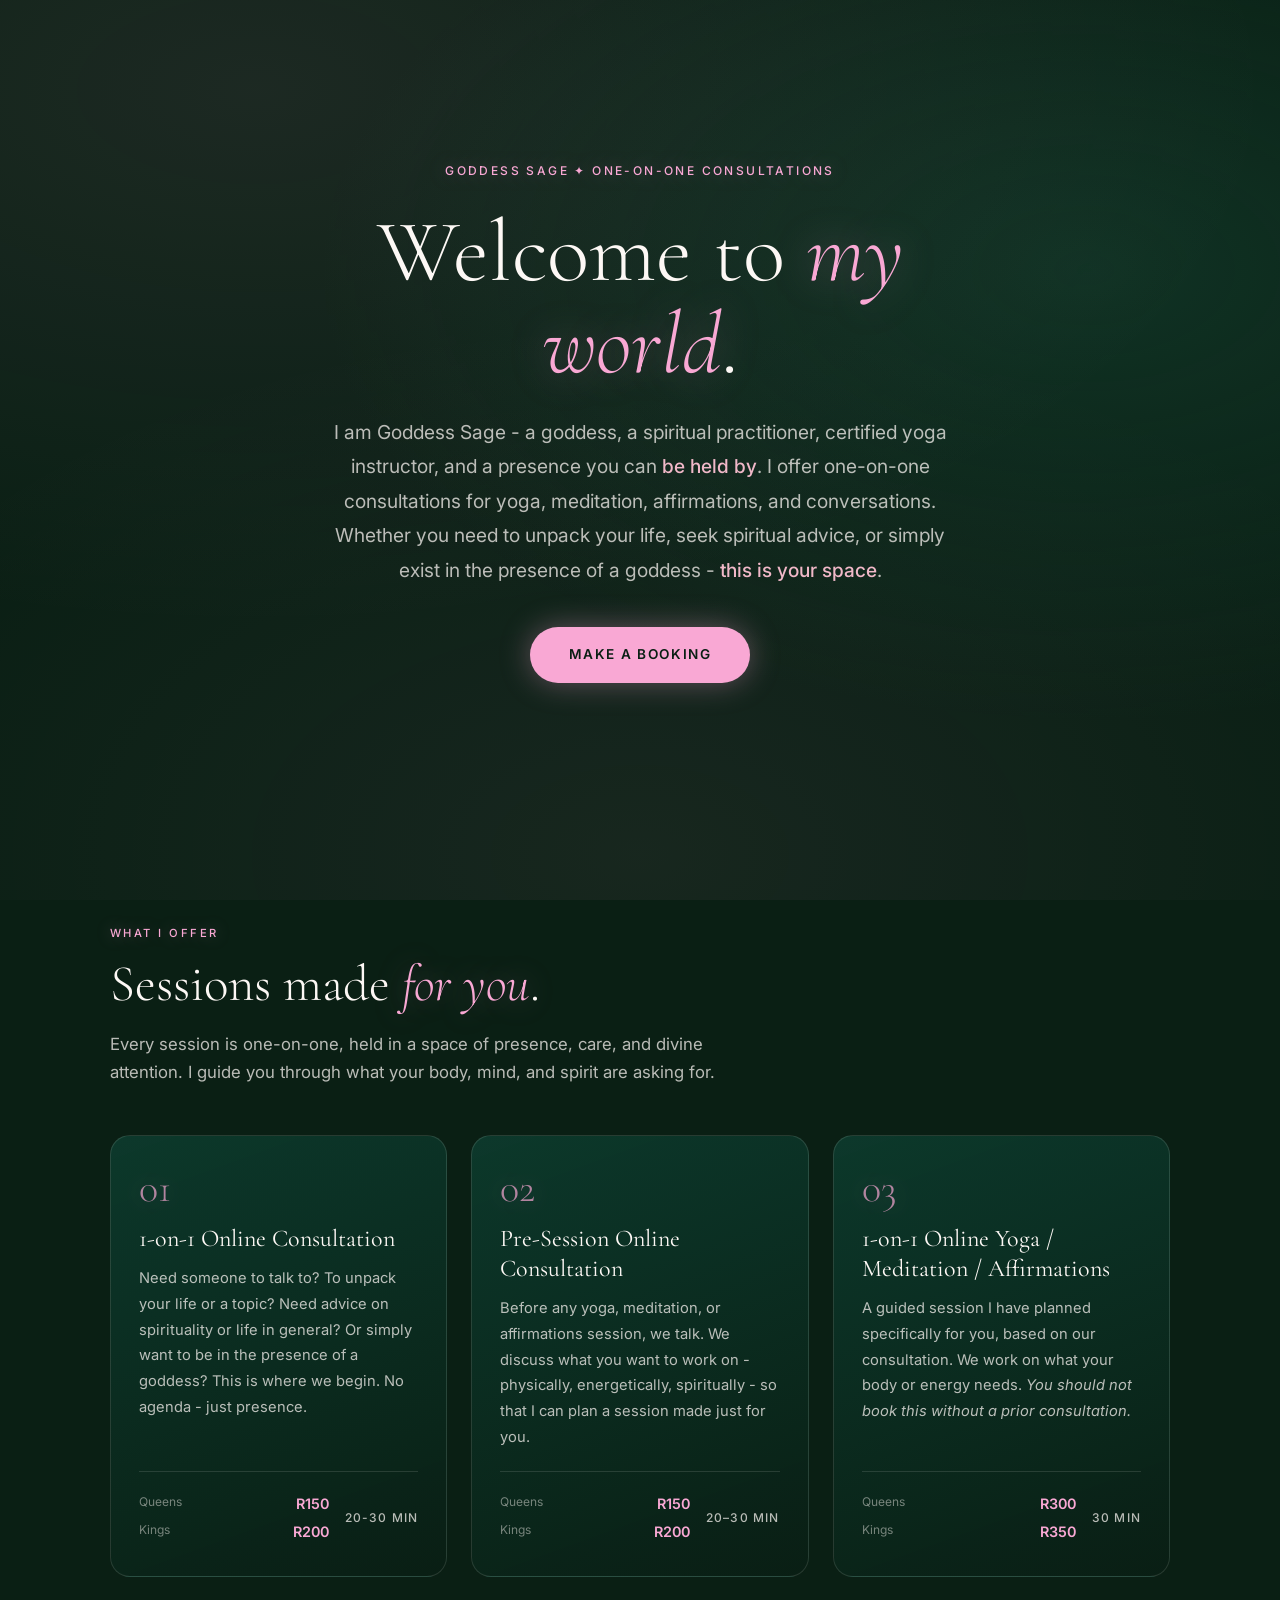
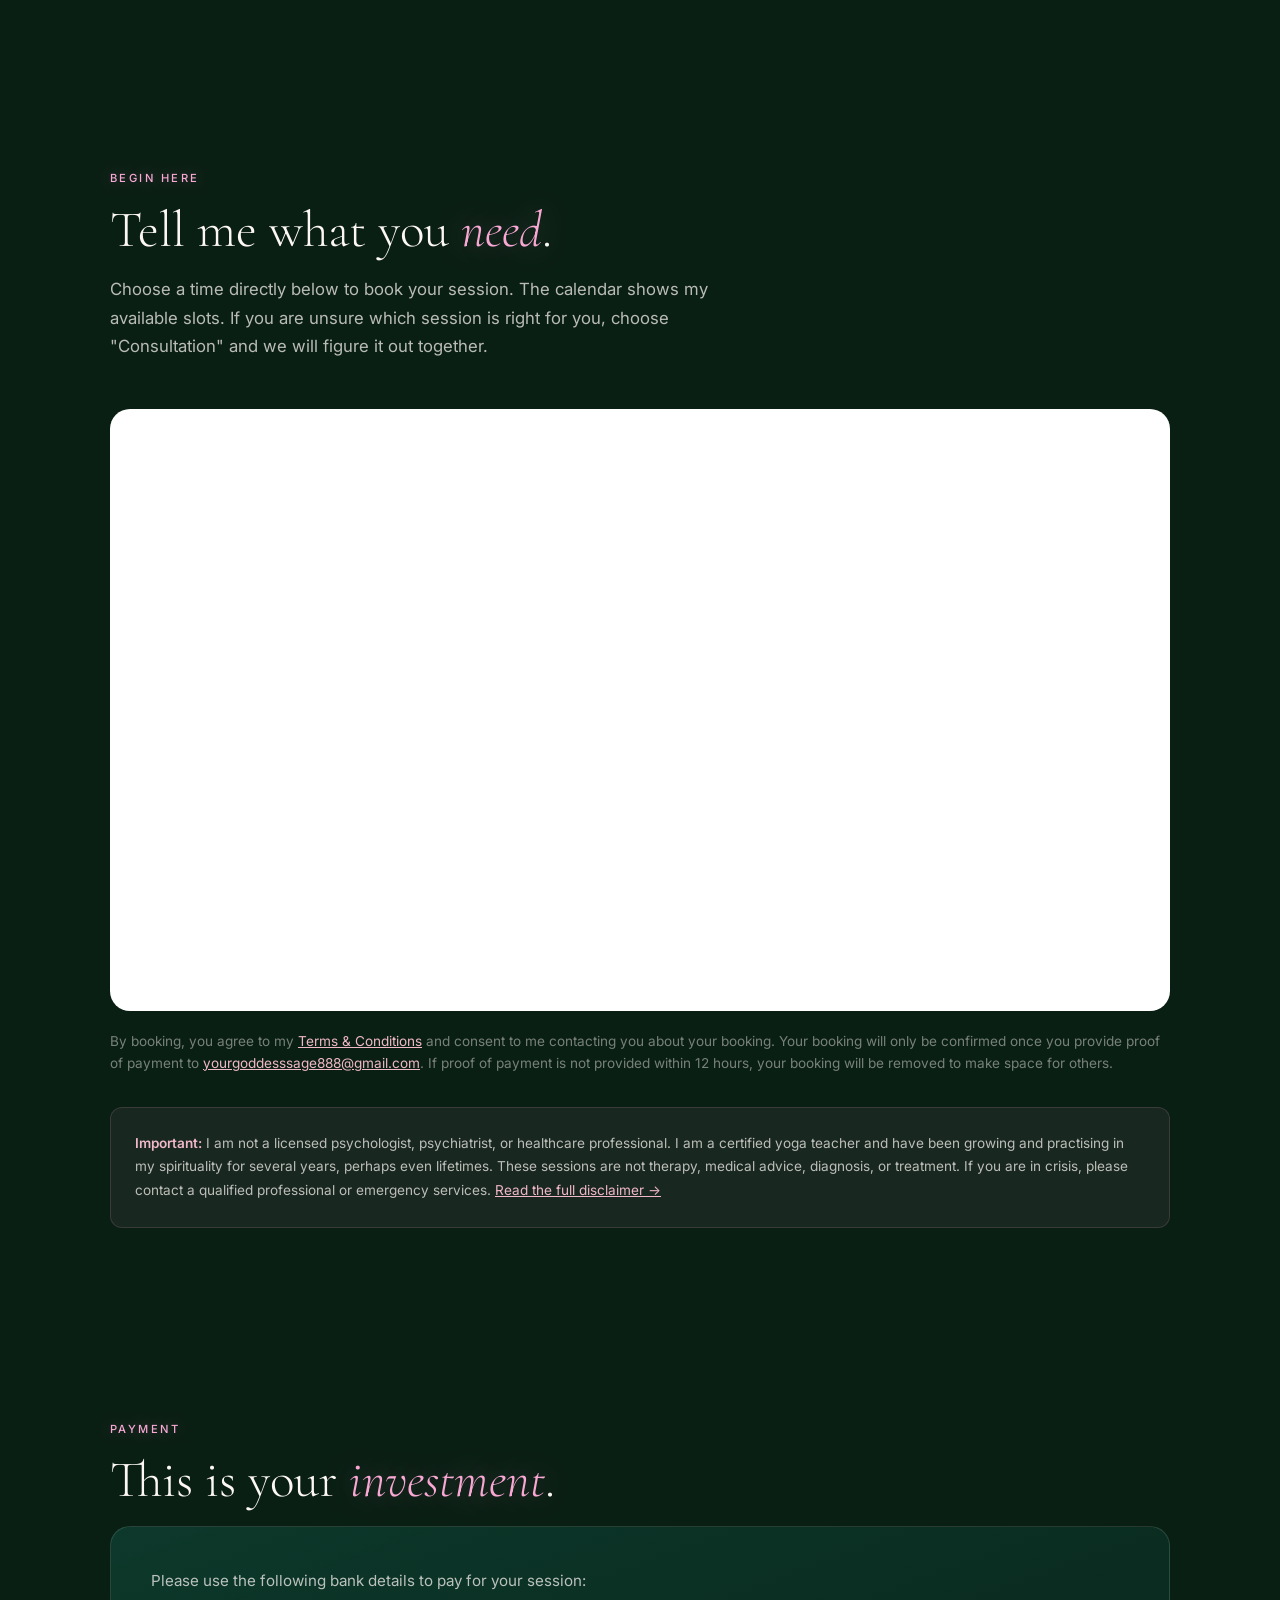
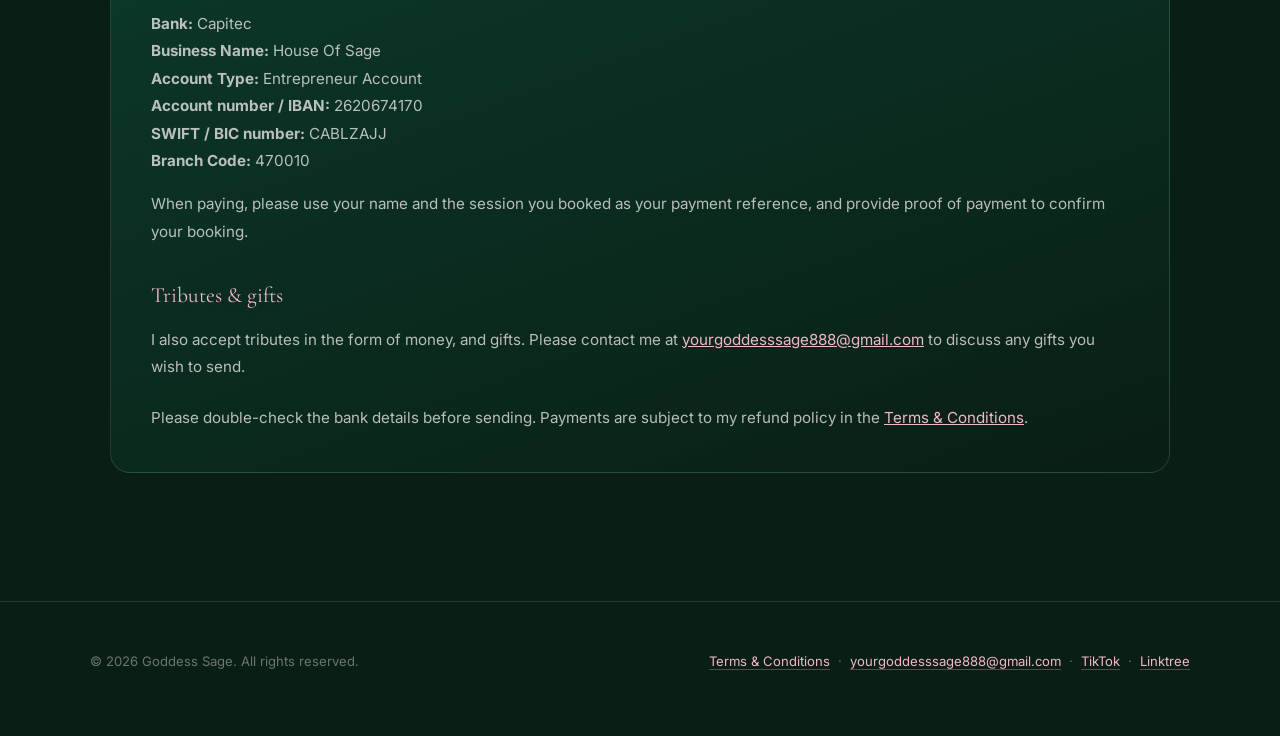
<file: index.html>
<!DOCTYPE html>
<html lang="en">
<head>
  <meta charset="UTF-8">
  <meta name="viewport" content="width=device-width, initial-scale=1.0">
  <link rel="icon" type="image/svg+xml" href="favicon.svg">
<link rel="apple-touch-icon" href="favicon.svg">
<meta name="theme-color" content="#0a1f14">
  <title>Goddess Sage - One-on-One Spiritual Consultations</title>
  <meta name="description" content="One-on-one consultations for spirituality coaching: yoga, meditation, affirmations, and conversations. Be in the presence of a goddess.">
  <link rel="preconnect" href="https://fonts.googleapis.com">
  <link rel="preconnect" href="https://fonts.gstatic.com" crossorigin>
  <link href="https://fonts.googleapis.com/css2?family=Cormorant+Garamond:ital,wght@0,300;0,400;0,600;1,400&family=Inter:wght@300;400;500;600&display=swap" rel="stylesheet">
  <link rel="stylesheet" href="styles.css">
</head>
<body>

  <!-- ═══ HERO ═══ -->
  <header class="hero">
    <div class="wrap">
      <p class="hero__eyebrow">Goddess Sage <span class="sparkle">✦</span> One-on-One Consultations</p>
      <h1 class="hero__title">Welcome to <em>my world</em>.</h1>
      <p class="hero__sub">
        I am Goddess Sage - a goddess, a spiritual practitioner, certified yoga instructor, and a presence you can
        <strong>be held by</strong>. I offer one-on-one consultations for yoga, meditation,
        affirmations, and conversations. Whether you need to unpack your life, seek spiritual
        advice, or simply exist in the presence of a goddess - <strong>this is your space</strong>.
      </p>
      <a href="#booking" class="hero__cta">Make a Booking</a>
    </div>
  </header>

  <!-- ═══ SERVICES ═══ -->
  <section id="services">
    <div class="wrap">
      <p class="section__label reveal">What I offer</p>
      <h2 class="section__title reveal">Sessions made <em>for you</em>.</h2>
      <p class="section__desc reveal">
        Every session is one-on-one, held in a space of presence, care, and divine
        attention. I guide you through what your body, mind, and spirit are asking for.
      </p>

      <div class="tiles">
        <article class="tile reveal">
          <span class="tile__num">01</span>
          <h3 class="tile__title">1-on-1 Online Consultation</h3>
          <p class="tile__desc">
            Need someone to talk to? To unpack your life or a topic? Need advice on
            spirituality or life in general? Or simply want to be in the presence of a
            goddess? This is where we begin. No agenda - just presence.
          </p>
          <div class="tile__meta">
            <div class="tile__pricing">
              <p class="tile__price">Queens <strong>R150</strong></p>
              <p class="tile__price">Kings <strong>R200</strong></p>
            </div>
            <span class="tile__duration">20-30 min</span>
          </div>
        </article>

        <article class="tile reveal">
          <span class="tile__num">02</span>
          <h3 class="tile__title">Pre-Session Online Consultation</h3>
          <p class="tile__desc">
            Before any yoga, meditation, or affirmations session, we talk. We discuss what
            you want to work on - physically, energetically, spiritually - so that I can
            plan a session made just for you.
          </p>
          <div class="tile__meta">
            <div class="tile__pricing">
              <p class="tile__price">Queens <strong>R150</strong></p>
              <p class="tile__price">Kings <strong>R200</strong></p>
            </div>
            <span class="tile__duration">20–30 min</span>
          </div>
        </article>

        <article class="tile reveal">
          <span class="tile__num">03</span>
          <h3 class="tile__title">1-on-1 Online Yoga / Meditation / Affirmations</h3>
          <p class="tile__desc">
            A guided session I have planned specifically for you, based on our consultation.
            We work on what your body or energy needs. <em>You should not book this without
            a prior consultation.</em>
          </p>
          <div class="tile__meta">
            <div class="tile__pricing">
              <p class="tile__price">Queens <strong>R300</strong></p>
              <p class="tile__price">Kings <strong>R350</strong></p>
            </div>
            <span class="tile__duration">30 min</span>
          </div>
        </article>
      </div>
    </div>
  </section>

  <!-- ═══ BOOKING ═══ -->
  <section id="booking">
    <div class="wrap">
      <p class="section__label reveal">Begin here</p>
      <h2 class="section__title reveal">Tell me what you <em>need</em>.</h2>
      <p class="section__desc reveal">
        Choose a time directly below to book your session. The calendar shows my
        available slots. If you are unsure which session is right for you, choose
        "Consultation" and we will figure it out together.
      </p>

      <div class="calendar-wrap reveal">
        <iframe
          src="https://calendar.google.com/calendar/appointments/schedules/AcZssZ0a-5Thp98H26pUrN-dZAdONFKAa4VjcrPXGB0VOC3CymFio6oLyWkrbeWmtFt8HrsjS4AzWn5j?gv=true"
          title="Book an appointment with Goddess Sage"
          width="100%"
          height="600"
          loading="lazy"
        ></iframe>
      </div>

      <p class="booking-note reveal">
        By booking, you agree to my <a href="terms.html">Terms &amp; Conditions</a>
        and consent to me contacting you about your booking. Your booking will only be
        confirmed once you provide proof of payment to
        <a href="mailto:yourgoddesssage888@gmail.com">yourgoddesssage888@gmail.com</a>.
        If proof of payment is not provided
        within 12 hours, your booking will be removed to make space for others.
      </p>

      <div class="disclaimer-strip reveal">
        <strong>Important:</strong> I am not a licensed psychologist, psychiatrist, or
        healthcare professional. I am a certified yoga teacher and have been growing and
        practising in my spirituality for several years, perhaps even lifetimes. These sessions are not therapy, medical
        advice, diagnosis, or treatment. If you are in crisis, please contact a qualified
        professional or emergency services.
        <a href="terms.html">Read the full disclaimer →</a>
      </div>
    </div>
  </section>

  <!-- ═══ PAYMENT ═══ -->
  <section id="payment">
    <div class="wrap">
      <p class="section__label reveal">Payment</p>
      <h2 class="section__title reveal">This is your <em>investment</em>.</h2>

      <div class="payment-card reveal">
        <p>
          Please use the following bank details to pay for your session:
        </p>
        <p>
          <strong>Bank:</strong> Capitec<br>
          <strong>Business Name:</strong> House Of Sage<br>
          <strong>Account Type:</strong> Entrepreneur Account<br>
          <strong>Account number / IBAN:</strong> 2620674170<br>
          <strong>SWIFT / BIC number:</strong> CABLZAJJ<br>
          <strong>Branch Code:</strong> 470010
        </p>
        <p>
          When paying, please use your name and the session you booked as your payment
          reference, and provide proof of payment to confirm your booking.
        </p>

        <h3>Tributes &amp; gifts</h3>
        <p>
          I also accept tributes in the form of money, and gifts. Please contact me at
          <a href="mailto:yourgoddesssage888@gmail.com">yourgoddesssage888@gmail.com</a>
          to discuss any gifts you wish to send.
        </p>
        <p class="payment-card__fineprint">
          Please double-check the bank details before sending. Payments are subject to
          my refund policy in the <a href="terms.html">Terms &amp; Conditions</a>.
        </p>
      </div>
    </div>
  </section>

  <!-- ═══ FOOTER ═══ -->
  <footer class="site-footer">
    <div class="site-footer__inner">
      <span>© 2026 Goddess Sage. All rights reserved.</span>
      <span>
        <a href="terms.html">Terms &amp; Conditions</a>
        &nbsp;·&nbsp;
        <a href="mailto:yourgoddesssage888@gmail.com">yourgoddesssage888@gmail.com</a>
        &nbsp;·&nbsp;
        <a href="https://www.tiktok.com/@thesseyij" target="_blank" rel="noopener noreferrer">TikTok</a>
        &nbsp;·&nbsp;
        <a href="https://linktr.ee/sseyij" target="_blank" rel="noopener noreferrer">Linktree</a>
      </span>
    </div>
  </footer>

  <button
    type="button"
    class="to-top"
    aria-label="Back to top"
    title="Back to top"
    aria-hidden="true"
    tabindex="-1"
  >
    ↑
  </button>
  <script src="script.js"></script>
</body>
</html>
</file>
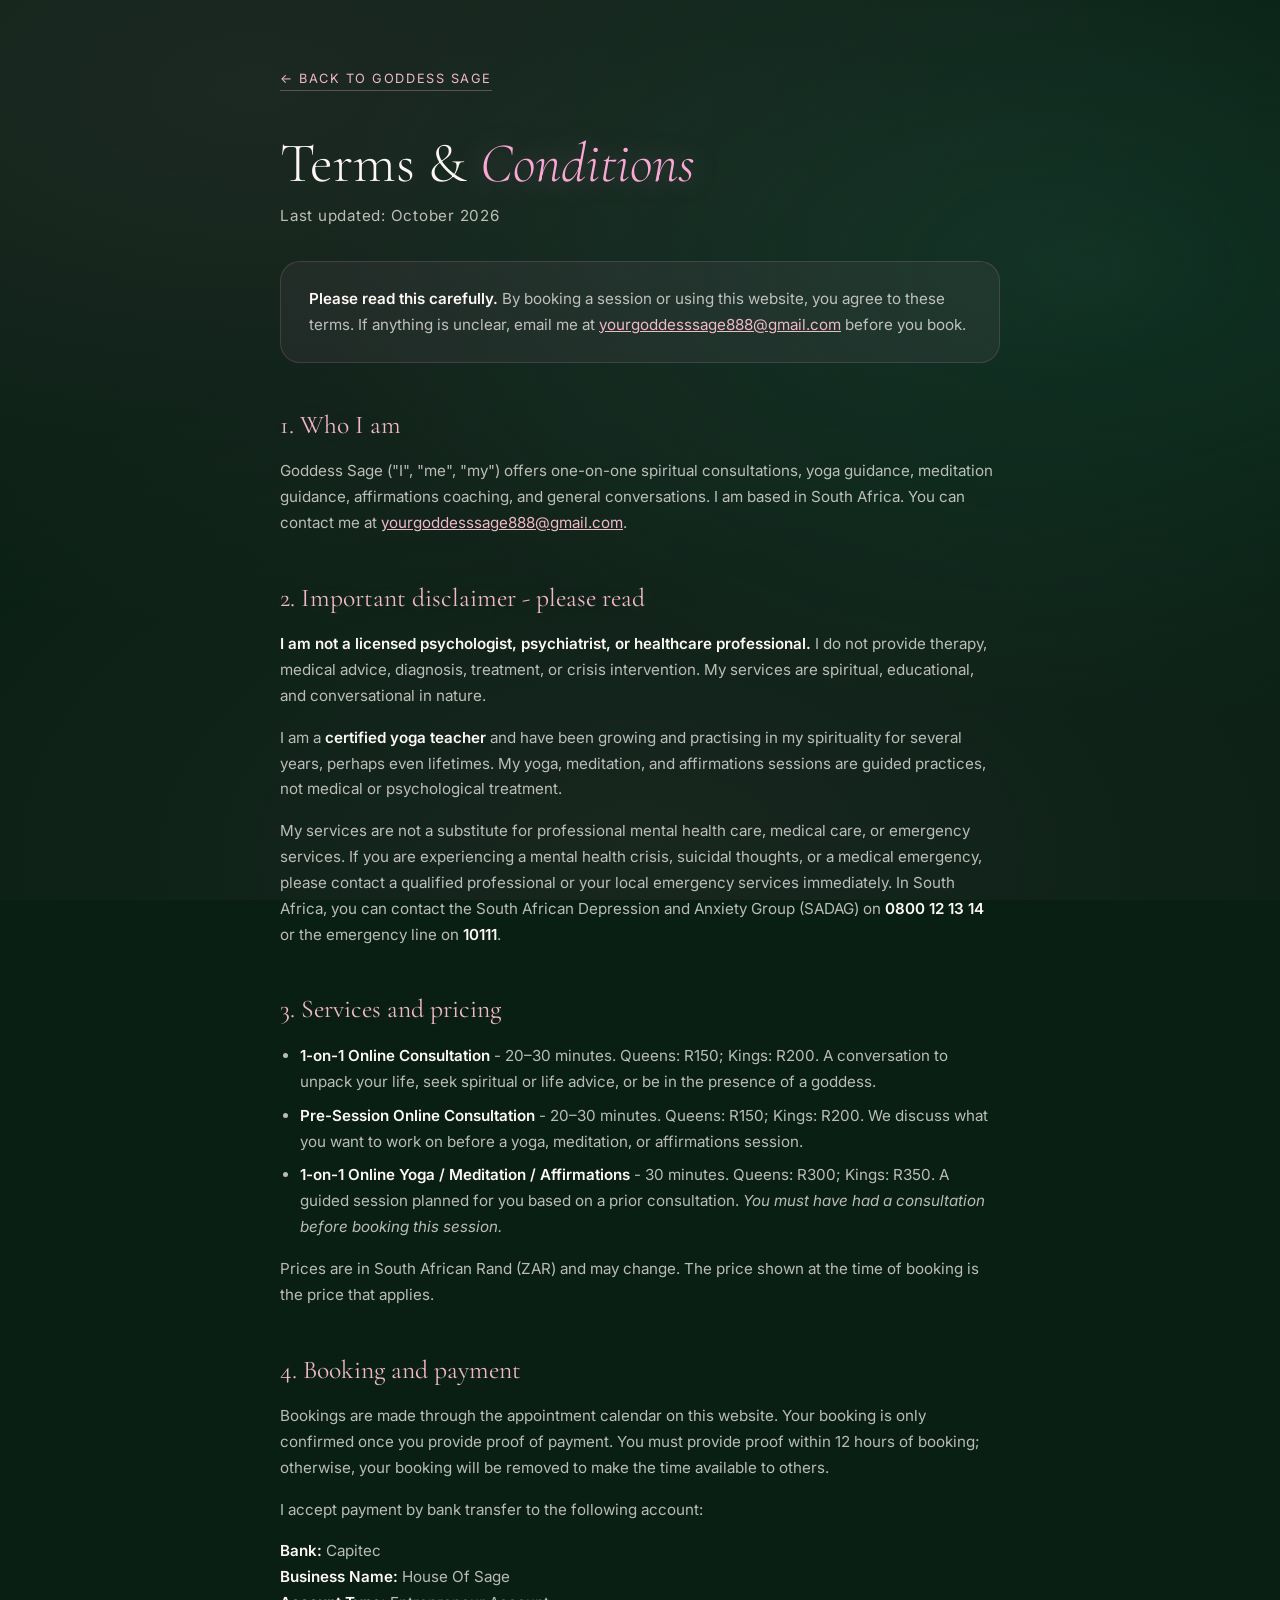
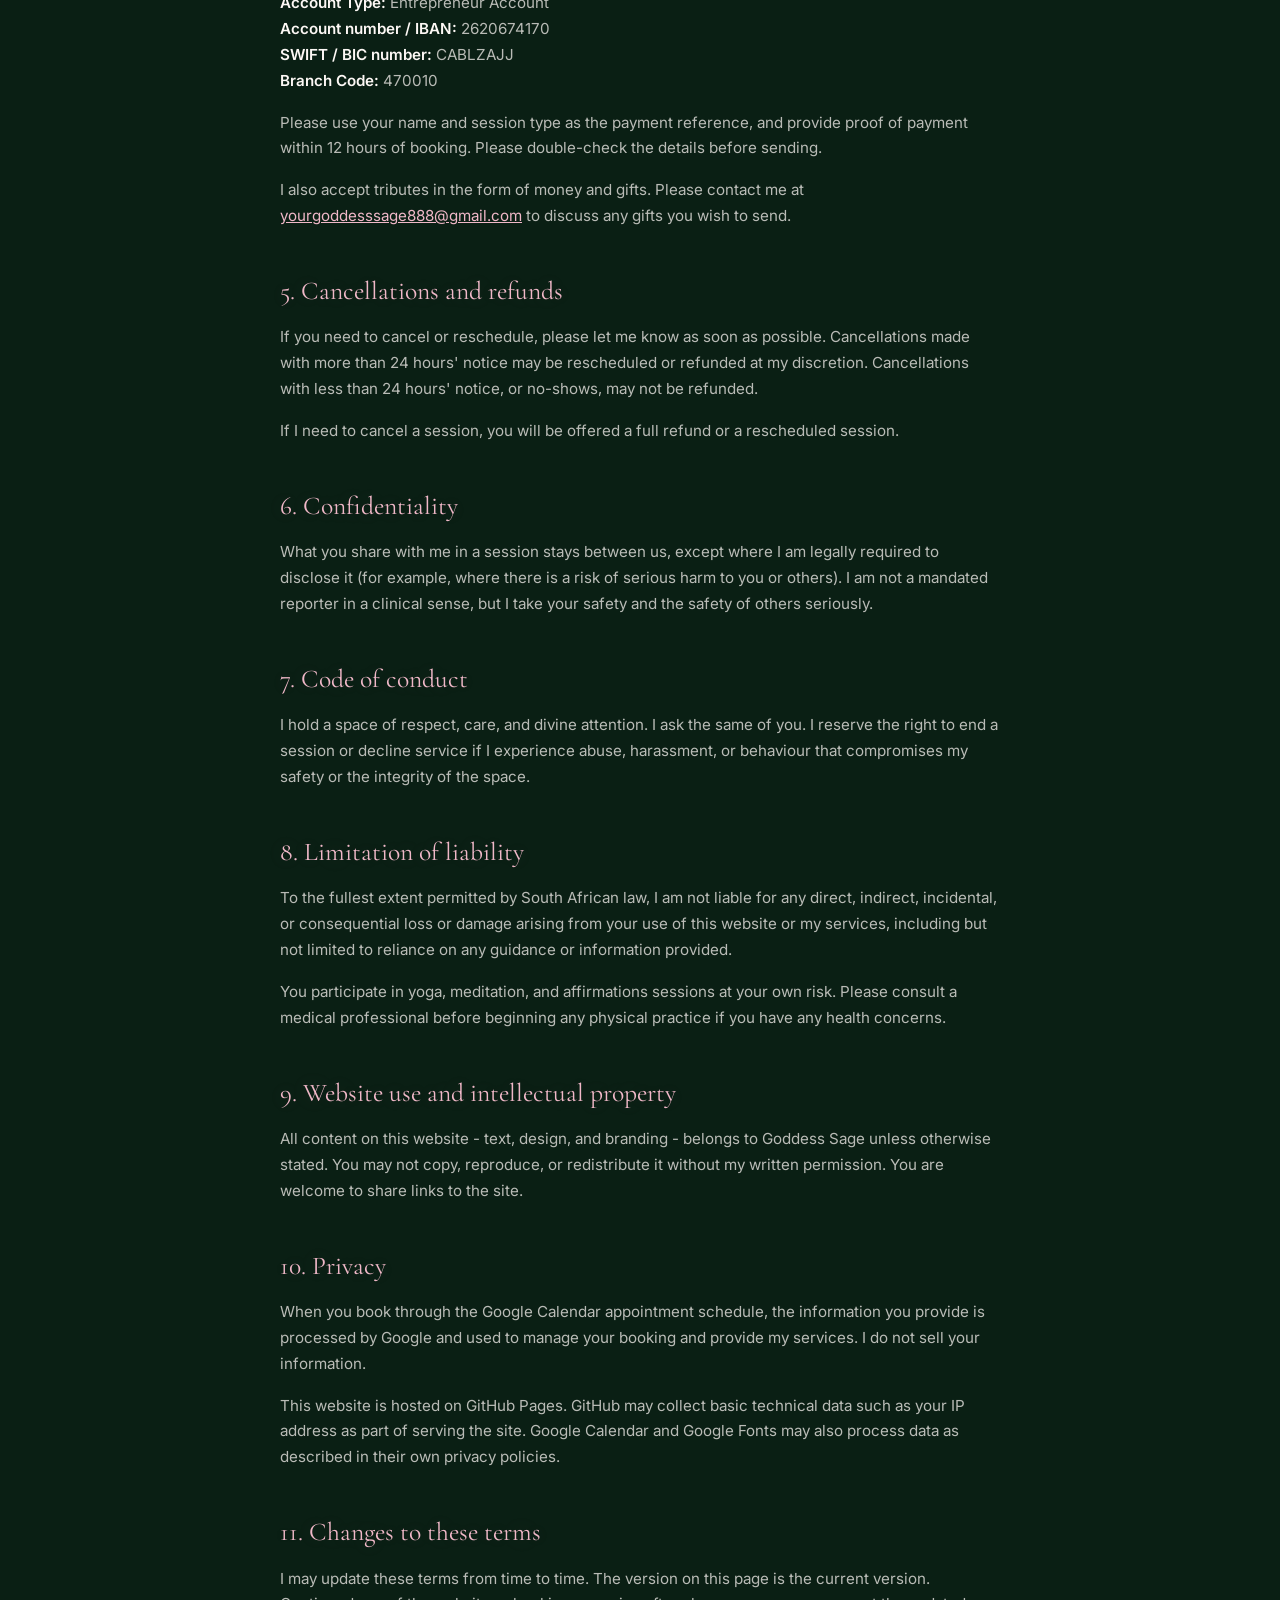
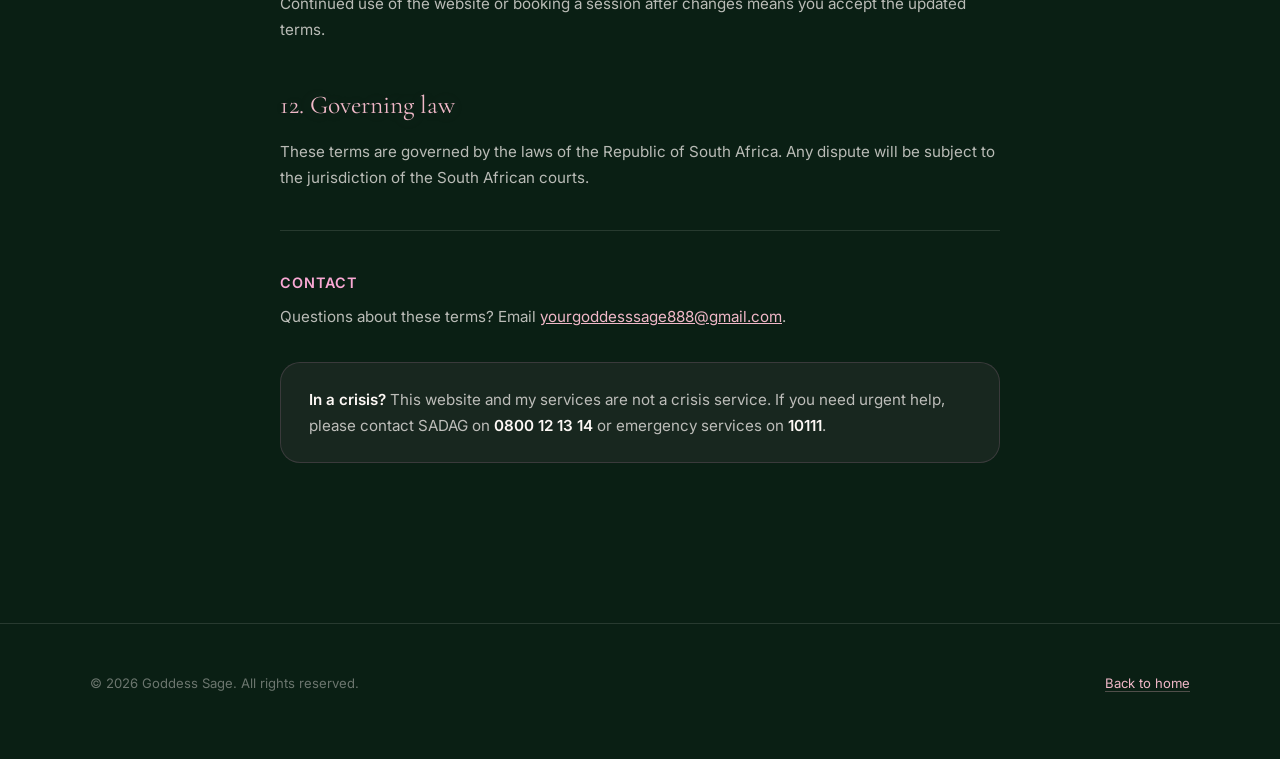
<file: terms.html>
<!DOCTYPE html>
<html lang="en">
<head>
  <meta charset="UTF-8">
  <meta name="viewport" content="width=device-width, initial-scale=1.0">
  <link rel="icon" type="image/svg+xml" href="favicon.svg">
<link rel="apple-touch-icon" href="favicon.svg">
<meta name="theme-color" content="#0a1f14">
  <title>Terms &amp; Conditions - Goddess Sage</title>
  <link rel="preconnect" href="https://fonts.googleapis.com">
  <link rel="preconnect" href="https://fonts.gstatic.com" crossorigin>
  <link href="https://fonts.googleapis.com/css2?family=Cormorant+Garamond:ital,wght@0,300;0,400;0,600;1,400&family=Inter:wght@300;400;500;600&display=swap" rel="stylesheet">
  <link rel="stylesheet" href="styles.css">
</head>
<body>

  <main class="wrap wrap--narrow terms">
    <a href="index.html" class="terms__back">← Back to Goddess Sage</a>

    <h1 class="terms__title">Terms &amp; <em>Conditions</em></h1>
    <p class="terms__updated">Last updated: October 2026</p>

    <div class="terms__callout">
      <p>
        <strong>Please read this carefully.</strong> By booking a session or using this
        website, you agree to these terms. If anything is
        unclear, email me at
        <a href="mailto:yourgoddesssage888@gmail.com">yourgoddesssage888@gmail.com</a>
        before you book.
      </p>
    </div>

    <h2>1. Who I am</h2>
    <p>
      Goddess Sage ("I", "me", "my") offers one-on-one spiritual consultations, yoga
      guidance, meditation guidance, affirmations coaching, and general conversations.
      I am based in South Africa. You can contact me at
      <a href="mailto:yourgoddesssage888@gmail.com">yourgoddesssage888@gmail.com</a>.
    </p>

    <h2>2. Important disclaimer - please read</h2>
    <p>
      <strong>I am not a licensed psychologist, psychiatrist, or healthcare
      professional.</strong> I do not provide therapy, medical advice, diagnosis,
      treatment, or crisis intervention. My services are spiritual, educational, and
      conversational in nature.
    </p>
    <p>
      I am a <strong>certified yoga teacher</strong> and have been growing and practising
      in my spirituality for several years, perhaps even lifetimes. My yoga, meditation, and affirmations sessions are
      guided practices, not medical or psychological treatment.
    </p>
    <p>
      My services are not a substitute for professional mental health care, medical care,
      or emergency services. If you are experiencing a mental health crisis, suicidal
      thoughts, or a medical emergency, please contact a qualified professional or your
      local emergency services immediately. In South Africa, you can contact the South
      African Depression and Anxiety Group (SADAG) on <strong>0800 12 13 14</strong> or
      the emergency line on <strong>10111</strong>.
    </p>

    <h2>3. Services and pricing</h2>
    <ul>
      <li><strong>1-on-1 Online Consultation</strong> - 20–30 minutes. Queens: R150; Kings: R200. A conversation to unpack your life, seek spiritual or life advice, or be in the presence of a goddess.</li>
      <li><strong>Pre-Session Online Consultation</strong> - 20–30 minutes. Queens: R150; Kings: R200. We discuss what you want to work on before a yoga, meditation, or affirmations session.</li>
      <li><strong>1-on-1 Online Yoga / Meditation / Affirmations</strong> - 30 minutes. Queens: R300; Kings: R350. A guided session planned for you based on a prior consultation. <em>You must have had a consultation before booking this session.</em></li>
    </ul>
    <p>
      Prices are in South African Rand (ZAR) and may change. The price shown at the time
      of booking is the price that applies.
    </p>

    <h2>4. Booking and payment</h2>
    <p>
      Bookings are made through the appointment calendar on this website. Your booking
      is only confirmed once you provide proof of payment. You must provide proof within
      12 hours of booking; otherwise, your booking will be removed to make the time
      available to others.
    </p>
    <p>
      I accept payment by bank transfer to the following account:
    </p>
    <p>
      <strong>Bank:</strong> Capitec<br>
      <strong>Business Name:</strong> House Of Sage<br>
      <strong>Account Type:</strong> Entrepreneur Account<br>
      <strong>Account number / IBAN:</strong> 2620674170<br>
      <strong>SWIFT / BIC number:</strong> CABLZAJJ<br>
      <strong>Branch Code:</strong> 470010
    </p>
    <p>
      Please use your name and session type as the payment reference, and provide proof
      of payment within 12 hours of booking. Please double-check the details before
      sending.
    </p>
    <p>
      I also accept tributes in the form of money and gifts. Please contact me at
      <a href="mailto:yourgoddesssage888@gmail.com">yourgoddesssage888@gmail.com</a>
      to discuss any gifts you wish to send.
    </p>

    <h2>5. Cancellations and refunds</h2>
    <p>
      If you need to cancel or reschedule, please let me know as soon as possible.
      Cancellations made with more than 24 hours' notice may be rescheduled or refunded
      at my discretion. Cancellations with less than 24 hours' notice, or no-shows, may
      not be refunded.
    </p>
    <p>
      If I need to cancel a session, you will be offered a full refund or a rescheduled
      session.
    </p>

    <h2>6. Confidentiality</h2>
    <p>
      What you share with me in a session stays between us, except where I am legally
      required to disclose it (for example, where there is a risk of serious harm to you
      or others). I am not a mandated reporter in a clinical sense, but I take your
      safety and the safety of others seriously.
    </p>

    <h2>7. Code of conduct</h2>
    <p>
      I hold a space of respect, care, and divine attention. I ask the same of you.
      I reserve the right to end a session or decline service if I experience abuse,
      harassment, or behaviour that compromises my safety or the integrity of the space.
    </p>

    <h2>8. Limitation of liability</h2>
    <p>
      To the fullest extent permitted by South African law, I am not liable for any
      direct, indirect, incidental, or consequential loss or damage arising from your
      use of this website or my services, including but not limited to reliance on any
      guidance or information provided.
    </p>
    <p>
      You participate in yoga, meditation, and affirmations sessions at your own risk.
      Please consult a medical professional before beginning any physical practice if
      you have any health concerns.
    </p>

    <h2>9. Website use and intellectual property</h2>
    <p>
      All content on this website - text, design, and branding - belongs to Goddess Sage
      unless otherwise stated. You may not copy, reproduce, or redistribute it without
      my written permission. You are welcome to share links to the site.
    </p>

    <h2>10. Privacy</h2>
    <p>
      When you book through the Google Calendar appointment schedule, the information
      you provide is processed by Google and used to manage your booking and provide my
      services. I do not sell your information.
    </p>
    <p>
      This website is hosted on GitHub Pages. GitHub may collect basic technical data
      such as your IP address as part of serving the site. Google Calendar and Google
      Fonts may also process data as described in their own privacy policies.
    </p>

    <h2>11. Changes to these terms</h2>
    <p>
      I may update these terms from time to time. The version on this page is the
      current version. Continued use of the website or booking a session after changes
      means you accept the updated terms.
    </p>

    <h2>12. Governing law</h2>
    <p>
      These terms are governed by the laws of the Republic of South Africa. Any dispute
      will be subject to the jurisdiction of the South African courts.
    </p>

    <hr>

    <h3>Contact</h3>
    <p>
      Questions about these terms? Email
      <a href="mailto:yourgoddesssage888@gmail.com">yourgoddesssage888@gmail.com</a>.
    </p>

    <div class="terms__callout">
      <p>
        <strong>In a crisis?</strong> This website and my services are not a crisis
        service. If you need urgent help, please contact SADAG on
        <strong>0800 12 13 14</strong> or emergency services on <strong>10111</strong>.
      </p>
    </div>
  </main>

  <footer class="site-footer">
    <div class="site-footer__inner">
      <span>© 2026 Goddess Sage. All rights reserved.</span>
      <span><a href="index.html">Back to home</a></span>
    </div>
  </footer>
  <button
    type="button"
    class="to-top"
    aria-label="Back to top"
    title="Back to top"
    aria-hidden="true"
    tabindex="-1"
  >
    ↑
  </button>
  <script src="script.js"></script>
</body>
</html>
</file>
<file: styles.css>
/* ══════════════════════════════════════════════════════════
   GODDESS SAGE — Shared stylesheet
   Palette: deep green · blush pink · soft white
   ══════════════════════════════════════════════════════════ */

/* ── RESET ───────────────────────────────────────────────── */
*,
*::before,
*::after {
  box-sizing: border-box;
  margin: 0;
  padding: 0;
}

html {
  scroll-behavior: smooth;
}

/* ── DESIGN TOKENS ──────────────────────────────────────── */
:root {
  --green-deep:    #0a1f14;
  --green-mid:     #0d3b2e;
  --green-soft:    #1a4f3c;

  --pink:          #f9a8d4;
  --pink-soft:     #f0b8c8;
  --pink-glow:     rgba(249, 168, 212, 0.35);

  --white:         #fdf8f5;
  --white-dim:     rgba(253, 248, 245, 0.72);
  --white-faint:   rgba(253, 248, 245, 0.12);
  --white-ghost:   rgba(253, 248, 245, 0.45);

  --radius:        20px;
  --radius-sm:     12px;
  --radius-pill:   60px;

  --max-w:         1100px;
  --max-w-narrow:  760px;

  --font-display:  'Cormorant Garamond', serif;
  --font-body:     'Inter', sans-serif;
}

/* ── BASE ───────────────────────────────────────────────── */
body {
  font-family: var(--font-body);
  background: var(--green-deep);
  color: var(--white);
  line-height: 1.7;
  font-size: 1rem;
  -webkit-font-smoothing: antialiased;
  overflow-x: hidden;
}

body::before {
  content: '';
  position: fixed;
  inset: 0;
  background:
    radial-gradient(ellipse 80% 60% at 20% 10%, rgba(249,168,212,0.08), transparent),
    radial-gradient(ellipse 60% 50% at 85% 30%, rgba(26,79,60,0.4), transparent),
    radial-gradient(ellipse 70% 60% at 50% 95%, rgba(249,168,212,0.06), transparent);
  pointer-events: none;
  z-index: 0;
}

a {
  color: var(--pink-soft);
}

/* ── LAYOUT ─────────────────────────────────────────────── */
.wrap {
  position: relative;
  z-index: 1;
  max-width: var(--max-w);
  margin: 0 auto;
  padding: 0 1.25rem;
}

.wrap--narrow {
  max-width: var(--max-w-narrow);
}

section {
  padding: 4rem 0;
}

@media (min-width: 768px) {
  section { padding: 6rem 0; }
}

/* ── HERO ───────────────────────────────────────────────── */
.hero {
  min-height: 92vh;
  display: flex;
  flex-direction: column;
  justify-content: center;
  align-items: center;
  text-align: center;
  padding: 4rem 1.25rem 3rem;
}

.hero__eyebrow {
  font-size: 0.75rem;
  letter-spacing: 0.2em;
  text-transform: uppercase;
  color: var(--pink);
  text-shadow: 0 0 20px var(--pink-glow);
  margin-bottom: 1.5rem;
  font-weight: 500;
}

.hero__title {
  font-family: var(--font-display);
  font-weight: 300;
  font-size: clamp(2.8rem, 9vw, 5.5rem);
  line-height: 1.05;
  color: var(--white);
  margin-bottom: 1.5rem;
  margin-inline: auto;
  max-width: 14ch;
}

.hero__title em {
  font-style: italic;
  color: var(--pink);
  text-shadow:
    0 0 40px var(--pink-glow),
    0 0 80px rgba(249,168,212,0.15);
}

.hero__sub {
  font-size: clamp(1rem, 2.5vw, 1.2rem);
  color: var(--white-dim);
  max-width: 52ch;
  margin: 0 auto 2.5rem;
  line-height: 1.8;
}

.hero__sub strong {
  color: var(--pink-soft);
  font-weight: 500;
}

.hero__cta {
  display: inline-block;
  font-size: 0.85rem;
  font-weight: 600;
  letter-spacing: 0.12em;
  text-transform: uppercase;
  text-decoration: none;
  color: var(--green-deep);
  background: var(--pink);
  padding: 1rem 2.4rem;
  border-radius: var(--radius-pill);
  transition: transform 0.25s ease, box-shadow 0.25s ease;
  box-shadow: 0 0 30px var(--pink-glow);
}

.hero__cta:hover {
  transform: translateY(-2px);
  box-shadow:
    0 0 50px var(--pink-glow),
    0 0 80px rgba(249,168,212,0.2);
}

/* ── SECTION HEADINGS ───────────────────────────────────── */
.section__label {
  font-size: 0.7rem;
  letter-spacing: 0.22em;
  text-transform: uppercase;
  color: var(--pink);
  text-shadow: 0 0 16px var(--pink-glow);
  margin-bottom: 0.75rem;
  font-weight: 500;
}

.section__title {
  font-family: var(--font-display);
  font-weight: 300;
  font-size: clamp(2rem, 5vw, 3.2rem);
  line-height: 1.15;
  margin-bottom: 1rem;
}

.section__title em {
  font-style: italic;
  color: var(--pink);
  text-shadow: 0 0 30px var(--pink-glow);
}

.section__desc {
  color: var(--white-dim);
  max-width: 55ch;
  margin-bottom: 3rem;
  font-size: 1.05rem;
}

/* ── SERVICE TILES ──────────────────────────────────────── */
.tiles {
  display: grid;
  grid-template-columns: 1fr;
  gap: 1.25rem;
}

@media (min-width: 768px) {
  .tiles {
    grid-template-columns: repeat(2, minmax(0, 1fr));
    gap: 1.5rem;
  }

  .tile:last-child {
    grid-column: 1 / -1;
    justify-self: center;
    width: calc((100% - 1.5rem) / 2);
  }
}

@media (min-width: 1024px) {
  .tiles {
    grid-template-columns: repeat(3, minmax(0, 1fr));
  }

  .tile:last-child {
    grid-column: auto;
    justify-self: stretch;
    width: auto;
  }
}

.tile {
  background: linear-gradient(160deg, rgba(13,59,46,0.9), rgba(10,31,20,0.95));
  border: 1px solid var(--white-faint);
  border-radius: var(--radius);
  padding: 2rem 1.75rem;
  display: flex;
  flex-direction: column;
  position: relative;
  overflow: hidden;
  transition:
    border-color 0.3s ease,
    transform 0.3s ease,
    box-shadow 0.3s ease;
}

.tile::before {
  content: '';
  position: absolute;
  top: 0; left: 0; right: 0;
  height: 3px;
  background: linear-gradient(90deg, transparent, var(--pink), transparent);
  opacity: 0;
  transition: opacity 0.3s ease;
}

.tile:hover {
  border-color: rgba(249,168,212,0.3);
  transform: translateY(-4px);
  box-shadow:
    0 12px 40px rgba(0,0,0,0.3),
    0 0 30px rgba(249,168,212,0.06);
}

.tile:hover::before {
  opacity: 1;
}

.tile__num {
  font-family: var(--font-display);
  font-size: 2.5rem;
  font-weight: 300;
  color: var(--pink);
  text-shadow: 0 0 24px var(--pink-glow);
  line-height: 1;
  margin-bottom: 1rem;
  opacity: 0.7;
}

.tile__title {
  font-family: var(--font-display);
  font-weight: 400;
  font-size: 1.5rem;
  line-height: 1.25;
  margin-bottom: 0.75rem;
  color: var(--white);
}

.tile__desc {
  font-size: 0.92rem;
  color: var(--white-dim);
  line-height: 1.75;
  flex: 1;
  margin-bottom: 1.25rem;
}

.tile__meta {
  display: flex;
  align-items: center;
  justify-content: space-between;
  gap: 1rem;
  padding-top: 1.25rem;
  border-top: 1px solid var(--white-faint);
}

.tile__pricing {
  display: flex;
  flex: 1;
  flex-direction: column;
  gap: 0.25rem;
}

.tile__price {
  display: flex;
  justify-content: space-between;
  gap: 0.75rem;
  color: var(--white-ghost);
  font-size: 0.75rem;
}

.tile__price strong {
  color: var(--pink);
  font-size: 0.9rem;
  font-weight: 600;
  white-space: nowrap;
}

.tile__duration {
  font-size: 0.75rem;
  letter-spacing: 0.1em;
  text-transform: uppercase;
  color: var(--white-dim);
  font-weight: 500;
}

.booking-note {
  font-size: 0.85rem;
  color: var(--white-ghost);
  margin-top: 1.25rem;
  line-height: 1.6;
}

.booking-note strong {
  color: var(--pink-soft);
}

/* ── CALENDAR ───────────────────────────────────────────── */
.calendar-wrap {
  border-radius: var(--radius);
  overflow: hidden;
  border: 1px solid var(--white-faint);
  background: #fff;
}

.calendar-wrap iframe {
  display: block;
  width: 100%;
  height: 600px;
  border: none;
}

/* ── PAYMENT ────────────────────────────────────────────── */
.payment-card {
  background: linear-gradient(160deg, rgba(13,59,46,0.9), rgba(10,31,20,0.95));
  border: 1px solid var(--white-faint);
  border-radius: var(--radius);
  padding: 2rem 1.75rem;
}

@media (min-width: 768px) {
  .payment-card { padding: 2.5rem 2.5rem; }
}

.payment-card p {
  color: var(--white-dim);
  font-size: 0.95rem;
  line-height: 1.8;
  margin-bottom: 1rem;
}

.payment-card p:last-of-type {
  margin-bottom: 0;
}

.payment-card h3 {
  font-family: var(--font-display);
  font-weight: 400;
  font-size: 1.35rem;
  color: var(--pink-soft);
  margin-top: 2rem;
  margin-bottom: 0.75rem;
  text-shadow: 0 0 20px rgba(240,184,200,0.15);
}

.payment-card h3:first-child {
  margin-top: 0;
}

.shapid {
  display: inline-block;
  font-family: var(--font-body);
  font-size: 0.95rem;
  color: var(--pink);
  background: rgba(249,168,212,0.08);
  border: 1px solid rgba(249,168,212,0.2);
  border-radius: 8px;
  padding: 0.5rem 1rem;
  margin: 0.5rem 0;
  letter-spacing: 0.03em;
  user-select: all;
}

.payment-card__fineprint {
  font-size: 0.82rem;
  color: var(--white-ghost);
  margin-top: 1.5rem;
}

/* ── DISCLAIMER ─────────────────────────────────────────── */
.disclaimer-strip {
  background: rgba(249,168,212,0.06);
  border: 1px solid rgba(249,168,212,0.15);
  border-radius: var(--radius-sm);
  padding: 1.5rem;
  margin-top: 2rem;
  font-size: 0.85rem;
  line-height: 1.75;
  color: var(--white-dim);
}

.disclaimer-strip strong {
  color: var(--pink-soft);
  font-weight: 600;
}

/* ── FOOTER ─────────────────────────────────────────────── */
.site-footer {
  text-align: center;
  padding: 3rem 1.25rem 4rem;
  font-size: 0.82rem;
  color: rgba(253,248,245,0.4);
  border-top: 1px solid var(--white-faint);
  margin-top: 2rem;
}

.site-footer a {
  color: var(--pink-soft);
  text-decoration: none;
  border-bottom: 1px solid rgba(240,184,200,0.3);
  transition: color 0.2s ease;
}

.site-footer a:hover {
  color: var(--pink);
}

.site-footer__inner {
  max-width: var(--max-w);
  margin: 0 auto;
  display: flex;
  flex-direction: column;
  gap: 1rem;
  align-items: center;
}

@media (min-width: 640px) {
  .site-footer__inner {
    flex-direction: row;
    justify-content: space-between;
  }
}

/* ── SCROLL REVEAL ──────────────────────────────────────── */
.reveal {
  opacity: 0;
  transform: translateY(24px);
  transition: opacity 0.7s ease, transform 0.7s ease;
}

.reveal.is-visible {
  opacity: 1;
  transform: translateY(0);
}

/* ── DECORATIVE SPARKLE ─────────────────────────────────── */
@keyframes sparkle {
  0%, 100% { opacity: 0.3; transform: scale(1); }
  50%      { opacity: 0.8; transform: scale(1.15); }
}

.sparkle {
  display: inline-block;
  color: var(--pink);
  animation: sparkle 3s ease-in-out infinite;
}

/* ── TERMS PAGE ─────────────────────────────────────────── */
.terms {
  padding-top: 4rem;
  padding-bottom: 6rem;
}

.terms__back {
  display: inline-block;
  font-size: 0.8rem;
  letter-spacing: 0.12em;
  text-transform: uppercase;
  color: var(--pink-soft);
  text-decoration: none;
  margin-bottom: 2.5rem;
  border-bottom: 1px solid rgba(240,184,200,0.3);
  transition: color 0.2s ease;
}

.terms__back:hover {
  color: var(--pink);
}

.terms__title {
  font-family: var(--font-display);
  font-weight: 300;
  font-size: clamp(2.2rem, 6vw, 3.5rem);
  line-height: 1.15;
  margin-bottom: 0.5rem;
}

.terms__title em {
  font-style: italic;
  color: var(--pink);
  text-shadow: 0 0 30px var(--pink-glow);
}

.terms__updated {
  font-size: 0.8rem;
  color: var(--white-ghost);
  margin-bottom: 3rem;
  letter-spacing: 0.05em;
}

.terms h2 {
  font-family: var(--font-display);
  font-weight: 400;
  font-size: 1.6rem;
  color: var(--pink-soft);
  margin-top: 2.5rem;
  margin-bottom: 0.75rem;
  text-shadow: 0 0 20px rgba(240,184,200,0.15);
}

.terms h3 {
  font-family: var(--font-body);
  font-size: 0.9rem;
  font-weight: 600;
  letter-spacing: 0.06em;
  text-transform: uppercase;
  color: var(--pink);
  margin-top: 1.75rem;
  margin-bottom: 0.5rem;
}

.terms p,
.terms li {
  color: var(--white-dim);
  font-size: 0.95rem;
  margin-bottom: 1rem;
}

.terms ul {
  padding-left: 1.25rem;
  margin-bottom: 1rem;
}

.terms li {
  margin-bottom: 0.5rem;
}

.terms strong {
  color: var(--white);
  font-weight: 600;
}

.terms hr {
  border: none;
  border-top: 1px solid var(--white-faint);
  margin: 2.5rem 0;
}

.terms__callout {
  background: rgba(249,168,212,0.06);
  border: 1px solid rgba(249,168,212,0.15);
  border-radius: var(--radius);
  padding: 1.5rem 1.75rem;
  margin: 2rem 0;
  font-size: 0.92rem;
}

.terms__callout p:last-child {
  margin-bottom: 0;
}

/* ── BACK TO TOP ────────────────────────────────────────── */
.to-top {
  position: fixed;
  right: calc(1rem + env(safe-area-inset-right, 0px));
  bottom: calc(1rem + env(safe-area-inset-bottom, 0px));
  z-index: 50;

  /* Tap target — 48px, comfortably above the 44px minimum */
  width: 48px;
  height: 48px;
  border-radius: 50%;

  display: flex;
  align-items: center;
  justify-content: center;

  font-family: var(--font-body);
  font-size: 1.1rem;
  line-height: 1;
  color: var(--green-deep);
  background: var(--pink);
  border: none;
  cursor: pointer;

  box-shadow:
    0 4px 16px rgba(0, 0, 0, 0.35),
    0 0 24px var(--pink-glow);

  /* Hidden by default */
  opacity: 0;
  visibility: hidden;
  transform: translateY(12px) scale(0.9);
  pointer-events: none;

  transition:
    opacity 0.3s ease,
    transform 0.3s ease,
    box-shadow 0.25s ease,
    visibility 0s linear 0.3s;
}

/* Visible state, toggled by script.js */
.to-top.is-visible {
  opacity: 1;
  visibility: visible;
  transform: translateY(0) scale(1);
  pointer-events: auto;
  transition:
    opacity 0.3s ease,
    transform 0.3s ease,
    box-shadow 0.25s ease,
    visibility 0s;
}

.to-top:hover {
  box-shadow:
    0 6px 20px rgba(0, 0, 0, 0.4),
    0 0 40px var(--pink-glow),
    0 0 70px rgba(249, 168, 212, 0.2);
}

.to-top:focus-visible {
  outline: 2px solid var(--white);
  outline-offset: 3px;
}

.to-top:active {
  transform: translateY(0) scale(0.94);
}

/* Slightly larger and further from the edge on tablets and up */
@media (min-width: 640px) {
  .to-top {
    right: calc(1.5rem + env(safe-area-inset-right, 0px));
    bottom: calc(1.5rem + env(safe-area-inset-bottom, 0px));
    width: 56px;
    height: 56px;
    font-size: 1.2rem;
  }
}

/* Respect users who prefer less motion */
@media (prefers-reduced-motion: reduce) {
  html {
    scroll-behavior: auto;
  }

  .to-top {
    transition: none;
    transform: none;
  }
  .to-top.is-visible {
    transform: none;
  }
  .to-top:active {
    transform: none;
  }
}
</file>
